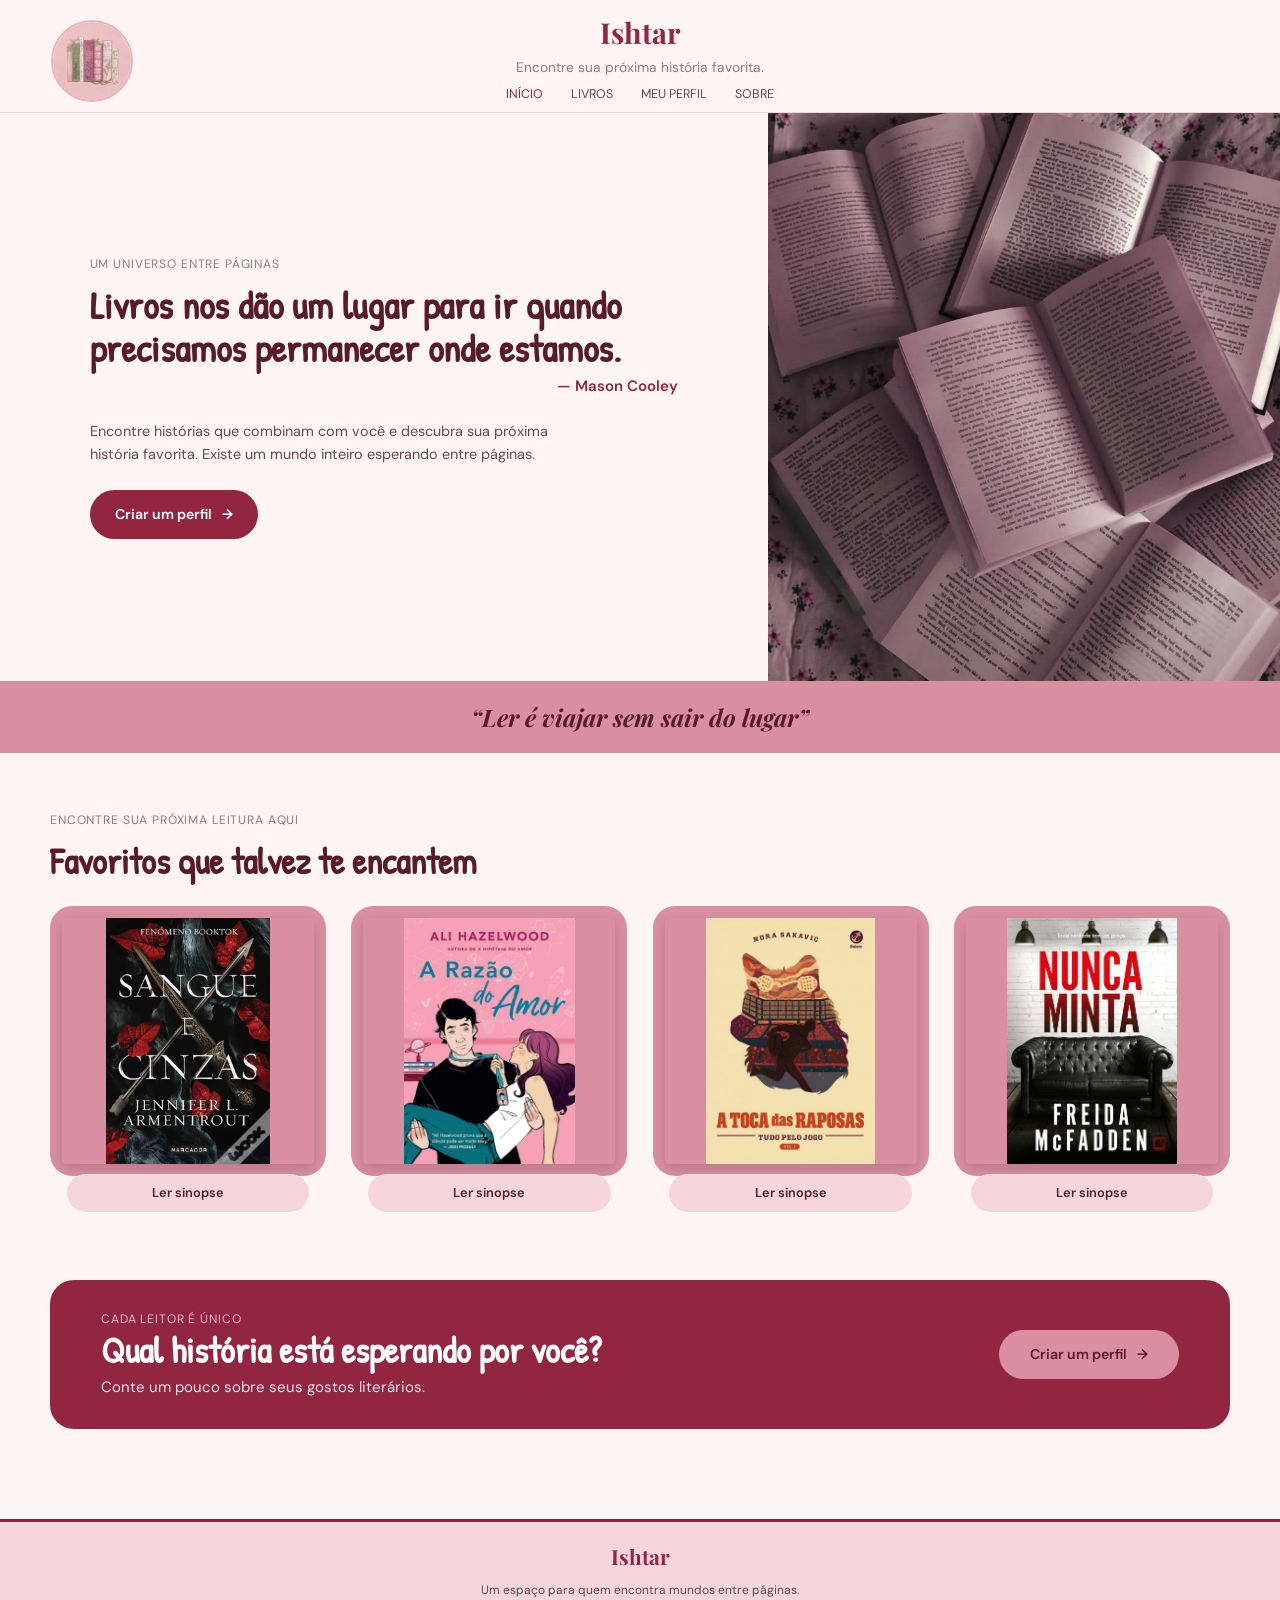
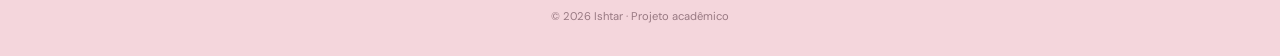
<file: index.html>
<!DOCTYPE html>
<html lang="pt-BR">
<head>
  <meta charset="UTF-8">
  <meta name="viewport" content="width=device-width, initial-scale=1.0">
  <meta name="description" content="Ishtar: encontre sua próxima história favorita.">
  <title>Ishtar | Seu universo literário</title>
  <link rel="preconnect" href="https://fonts.googleapis.com">
  <link rel="preconnect" href="https://fonts.gstatic.com" crossorigin>
  <link href="https://fonts.googleapis.com/css2?family=DM+Sans:wght@400;500;600;700&family=Playfair+Display:wght@500;600;700&family=Patrick+Hand:wght@400;700&display=swap" rel="stylesheet">
  <link rel="stylesheet" href="style.css">
  <script src="script.js" defer></script>
</head>
<body>
  <header class="site-header">
    <a class="brand-mark" href="index.html" aria-label="Ishtar, página inicial">
      <img src="logo.jpg" alt="Ilustração de livros botânicos">
    </a>
    <div class="brand-copy">
      <a class="brand-name" href="index.html">Ishtar</a>
      <p>Encontre sua próxima história favorita.</p>
    </div>
    <button class="menu-toggle" aria-label="Abrir menu" aria-expanded="false">☰</button>
    <nav class="main-nav" aria-label="Menu principal">
      <a href="index.html" aria-current="page">Início</a>
      <a href="#livros">Livros</a>
      <a href="form.html">Meu perfil</a>
      <a href="about.html">Sobre</a>
    </nav>
  </header>

  <main>
    <section class="hero">
      <div class="hero-copy">
        <p class="eyebrow">Um universo entre páginas</p>
        <h1>Livros nos dão um lugar para ir quando precisamos permanecer onde estamos.</h1>
        <p class="quote-author">— Mason Cooley</p>
        <p class="hero-description">Encontre histórias que combinam com você e descubra sua próxima história favorita. Existe um mundo inteiro esperando entre páginas.</p>
        <a class="button button-primary" href="form.html">Criar um perfil <span aria-hidden="true">→</span></a>
      </div>
      <div class="hero-image">
        <img src="livros-destaque.jpg" alt="Livros abertos em um ambiente rosado">
      </div>
    </section>

    <div class="quote-band">
      <p>“Ler é viajar sem sair do lugar”</p>
    </div>

    <section class="books-section section-wrap" id="livros">
      <p class="eyebrow">Encontre sua próxima leitura aqui</p>
      <h2>Favoritos que talvez te encantem</h2>
      <div class="book-grid">
        <article class="book-card">
          <div class="book-cover"><img src="sangue-e-cinzas.jpg" alt="Capa do livro Sangue e Cinzas"></div>
          <button class="button button-soft synopsis-button" data-title="Sangue e Cinzas" data-synopsis="Uma fantasia repleta de mistérios, escolhas difíceis e segredos que podem mudar tudo. Ideal para quem gosta de mundos intensos e reviravoltas.">Ler sinopse</button>
        </article>
        <article class="book-card">
          <div class="book-cover"><img src="a-razao-do-amor.jpg" alt="Capa do livro A Razão do Amor"></div>
          <button class="button button-soft synopsis-button" data-title="A Razão do Amor" data-synopsis="Uma comédia romântica que mistura ciência, convivência inesperada e sentimentos que desafiam qualquer hipótese.">Ler sinopse</button>
        </article>
        <article class="book-card">
          <div class="book-cover"><img src="a-toca-das-raposas.jpg" alt="Capa do livro A Toca das Raposas"></div>
          <button class="button button-soft synopsis-button" data-title="A Toca das Raposas" data-synopsis="Uma história de competição, lealdade e personagens complexos, perfeita para quem procura uma leitura intensa.">Ler sinopse</button>
        </article>
        <article class="book-card">
          <div class="book-cover"><img src="nunca-minta.jpg" alt="Capa do livro Nunca Minta"></div>
          <button class="button button-soft synopsis-button" data-title="Nunca Minta" data-synopsis="Um suspense psicológico cheio de segredos e pistas inquietantes, feito para quem gosta de tentar desvendar o mistério antes do final.">Ler sinopse</button>
        </article>
      </div>
      <div class="synopsis-panel" id="synopsis-panel" hidden aria-live="polite">
        <button class="close-panel" type="button" aria-label="Fechar sinopse">×</button>
        <p class="eyebrow">Uma espiadinha na história</p>
        <h3 id="synopsis-title"></h3>
        <p id="synopsis-text"></p>
      </div>
    </section>

    <section class="profile-cta section-wrap">
      <div>
        <p class="eyebrow eyebrow-light">Cada leitor é único</p>
        <h2>Qual história está esperando por você?</h2>
        <p>Conte um pouco sobre seus gostos literários.</p>
      </div>
      <a class="button button-pale" href="form.html">Criar um perfil <span aria-hidden="true">→</span></a>
    </section>
  </main>

  <footer class="site-footer">
    <a class="footer-title" href="index.html">Ishtar</a>
    <p>Um espaço para quem encontra mundos entre páginas.</p>
    <p class="copyright">© 2026 Ishtar · Projeto acadêmico</p>
    <div class="footer-bottom">
  <dialog class="synopsis-dialog" id="synopsis-dialog">
    <button class="close-dialog" aria-label="Fechar" type="button">×</button>
    <p class="eyebrow">Uma espiadinha na história</p>
    <h2 id="dialog-title"></h2>
    <p id="dialog-text"></p>
  </dialog>
</body>
</html>
</file>
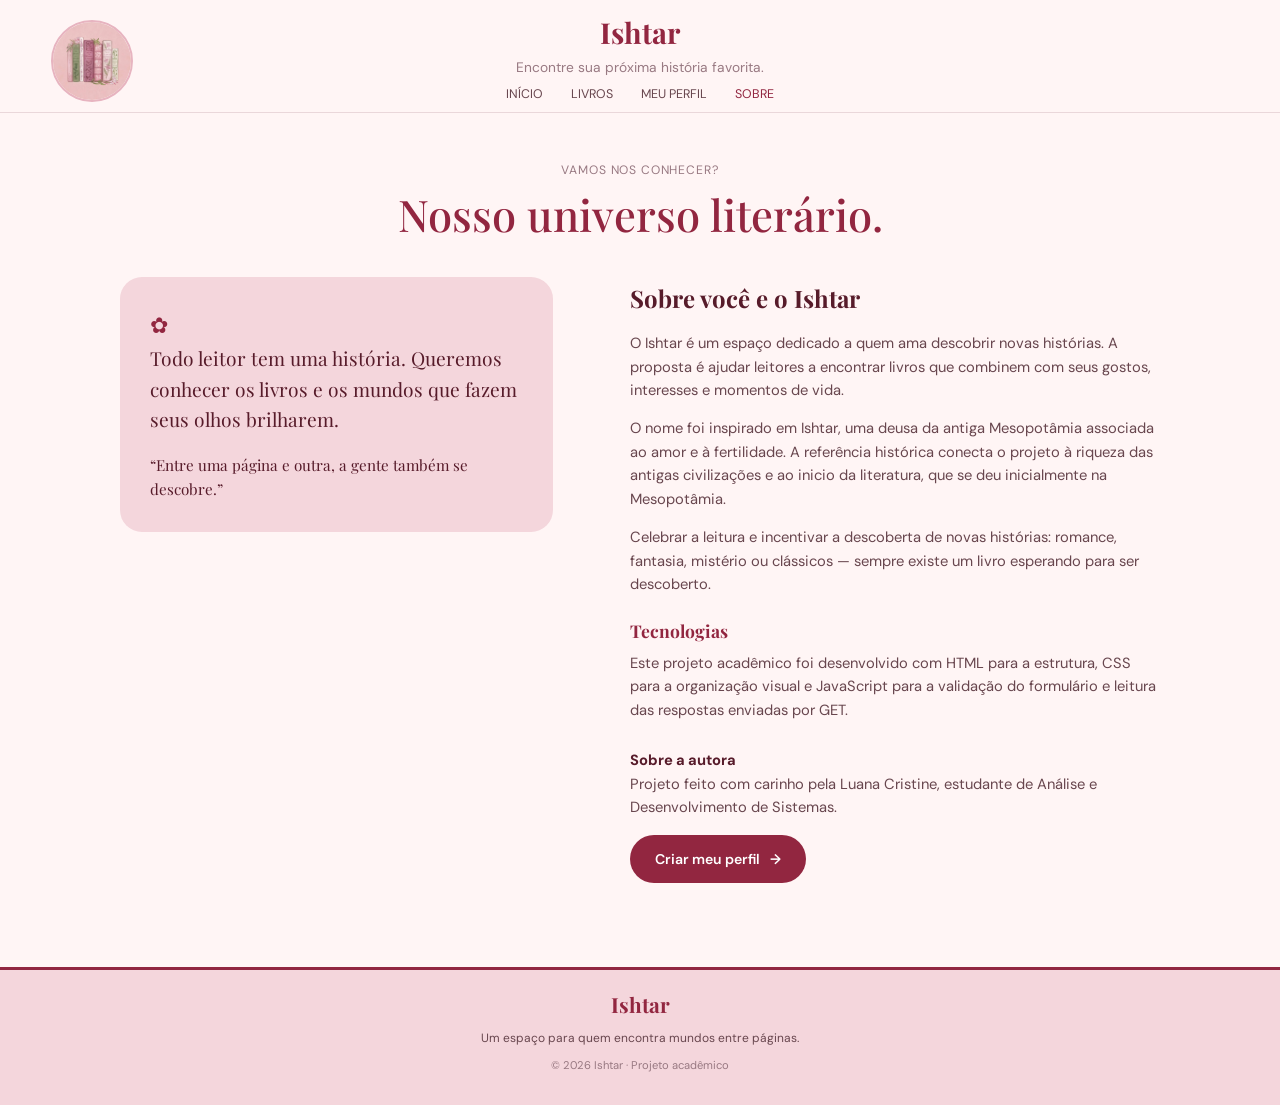
<file: about.html>
<!DOCTYPE html>
<html lang="pt-BR">
<head>
  <meta charset="UTF-8">
  <meta name="viewport" content="width=device-width, initial-scale=1.0">
  <title>Sobre | Ishtar</title>
  <link rel="preconnect" href="https://fonts.googleapis.com">
  <link href="https://fonts.googleapis.com/css2?family=DM+Sans:wght@400;500;600;700&family=Playfair+Display:wght@500;600;700&family=Patrick+Hand:wght@400;700&display=swap" rel="stylesheet">
  <link rel="stylesheet" href="style.css">
  <script src="script.js" defer></script>
</head>
<body>
  <header class="site-header">
    <a class="brand-mark" href="index.html" aria-label="Ishtar, página inicial"><img src="logo.jpg" alt="Ilustração de livros botânicos"></a>
    <div class="brand-copy"><a class="brand-name" href="index.html">Ishtar</a><p>Encontre sua próxima história favorita.</p></div>
    <button class="menu-toggle" aria-label="Abrir menu" aria-expanded="false">☰</button>
    <nav class="main-nav" aria-label="Menu principal"><a href="index.html">Início</a><a href="index.html#livros">Livros</a><a href="form.html">Meu perfil</a><a href="about.html" aria-current="page">Sobre</a></nav>
  </header>
  <main class="about-page section-wrap">
    <div class="about-heading"><p class="eyebrow">Vamos nos conhecer?</p><h1>Nosso universo literário.</h1></div>
    <div class="about-grid">
      <section class="about-note">
        <span class="small-flower" aria-hidden="true">✿</span>
        <p>Todo leitor tem uma história. Queremos conhecer os livros e os mundos que fazem seus olhos brilharem.</p>
        <p class="about-quote">“Entre uma página e outra, a gente também se descobre.”</p>
      </section>
      <section class="about-details">
        <h2>Sobre você e o Ishtar</h2>
        <p>O Ishtar é um espaço dedicado a quem ama descobrir novas histórias. A proposta é ajudar leitores a encontrar livros que combinem com seus gostos, interesses e momentos de vida.</p>
        <p>O nome foi inspirado em Ishtar, uma deusa da antiga Mesopotâmia associada ao amor e à fertilidade. A referência histórica conecta o projeto à riqueza das antigas civilizações e ao inicio da literatura, que se deu inicialmente na Mesopotâmia.</p>
        <p>Celebrar a leitura e incentivar a descoberta de novas histórias: romance, fantasia, mistério ou clássicos — sempre existe um livro esperando para ser descoberto.</p>
        <h3>Tecnologias</h3>
        <p>Este projeto acadêmico foi desenvolvido com HTML para a estrutura, CSS para a organização visual e JavaScript para a validação do formulário e leitura das respostas enviadas por GET.</p>
        <p class="author-credit"><strong>Sobre a autora</strong><br>Projeto feito com carinho pela <span>Luana Cristine</span>, estudante de Análise e Desenvolvimento de Sistemas.</p>
        <a class="button button-primary" href="form.html">Criar meu perfil <span aria-hidden="true">→</span></a>
      </section>
    </div>
  </main>
  <footer class="site-footer compact-footer"><a class="footer-title" href="index.html">Ishtar</a><p>Um espaço para quem encontra mundos entre páginas.</p><p class="copyright">© 2026 Ishtar · Projeto acadêmico</p><div class="footer-bottom">
</file>
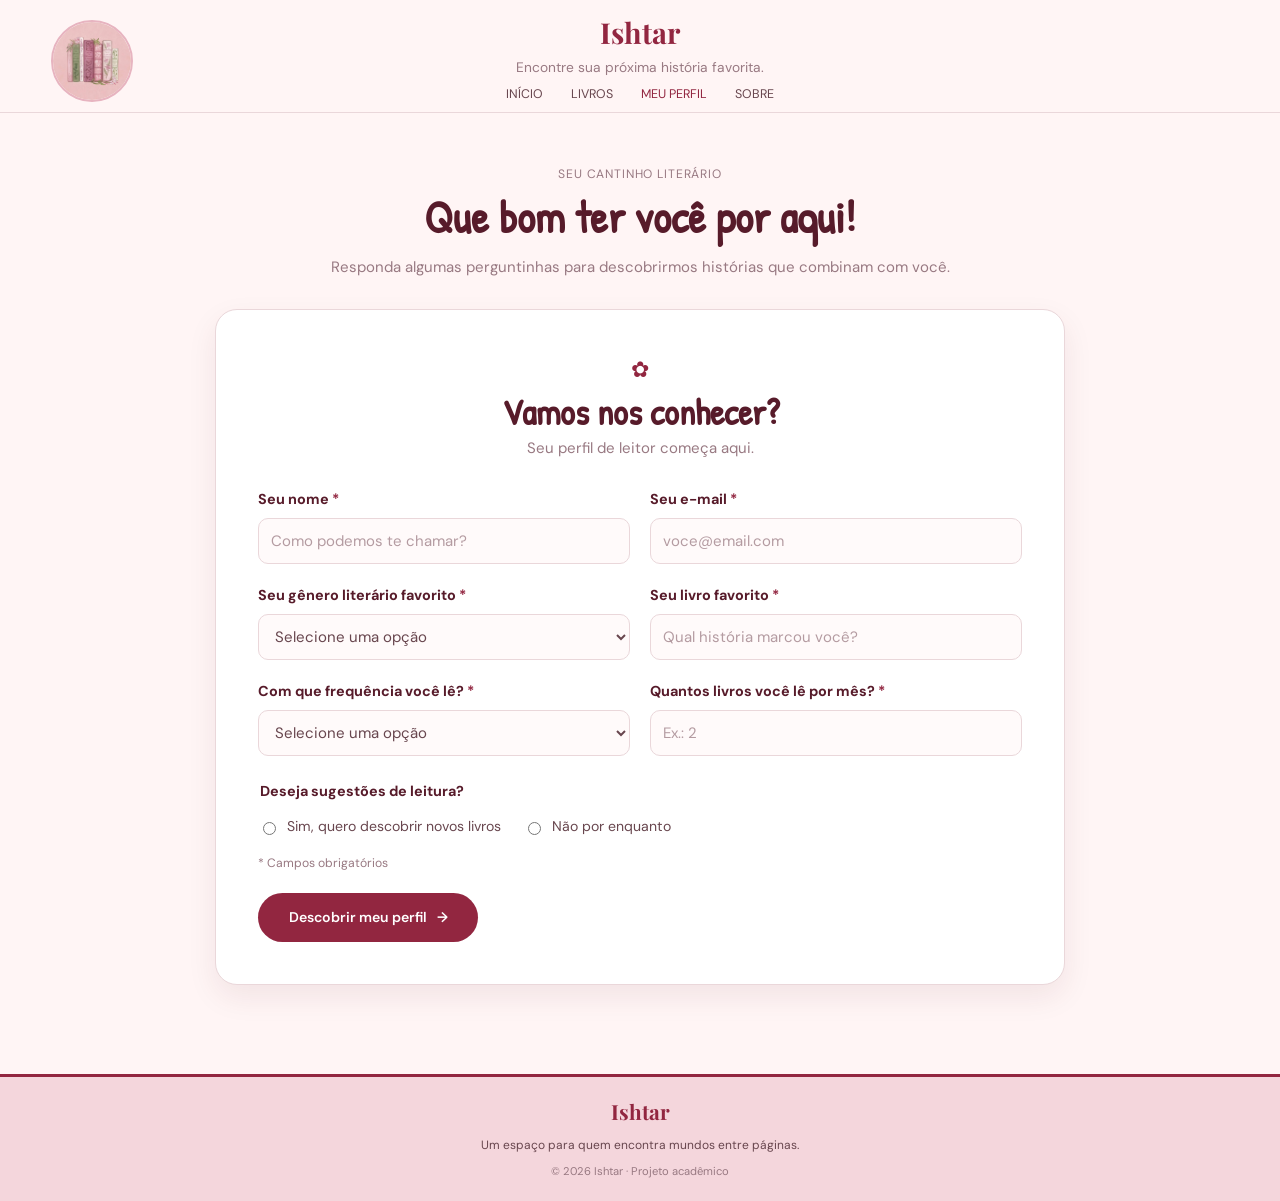
<file: form.html>
<!DOCTYPE html>
<html lang="pt-BR">
<head>
  <meta charset="UTF-8">
  <meta name="viewport" content="width=device-width, initial-scale=1.0">
  <title>Meu perfil | Ishtar</title>
  <link rel="preconnect" href="https://fonts.googleapis.com">
  <link href="https://fonts.googleapis.com/css2?family=DM+Sans:wght@400;500;600;700&family=Playfair+Display:wght@500;600;700&family=Patrick+Hand:wght@400;700&display=swap" rel="stylesheet">
  <link rel="stylesheet" href="style.css">
  <script src="script.js" defer></script>
</head>
<body>
  <header class="site-header">
    <a class="brand-mark" href="index.html" aria-label="Ishtar, página inicial"><img src="logo.jpg" alt="Ilustração de livros botânicos"></a>
    <div class="brand-copy"><a class="brand-name" href="index.html">Ishtar</a><p>Encontre sua próxima história favorita.</p></div>
    <button class="menu-toggle" aria-label="Abrir menu" aria-expanded="false">☰</button>
    <nav class="main-nav" aria-label="Menu principal"><a href="index.html">Início</a><a href="index.html#livros">Livros</a><a href="form.html" aria-current="page">Meu perfil</a><a href="about.html">Sobre</a></nav>
  </header>
  <main class="inner-page section-wrap">
    <div class="page-heading">
      <p class="eyebrow">Seu cantinho literário</p>
      <h1>Que bom ter você por aqui!</h1>
      <p>Responda algumas perguntinhas para descobrirmos histórias que combinam com você.</p>
    </div>
    <form class="reader-form" id="reader-form" action="formAction.html" method="get">
      <div class="form-intro"><span class="small-flower" aria-hidden="true">✿</span><h2>Vamos nos conhecer?</h2><p>Seu perfil de leitor começa aqui.</p></div>
      <div class="form-grid">
        <div class="form-field">
          <label for="nome">Seu nome <span>*</span></label>
          <input id="nome" name="nome" type="text" placeholder="Como podemos te chamar?" minlength="2" maxlength="60" required>
        </div>
        <div class="form-field">
          <label for="email">Seu e-mail <span>*</span></label>
          <input id="email" name="email" type="email" placeholder="voce@email.com" required>
        </div>
        <div class="form-field">
          <label for="genero">Seu gênero literário favorito <span>*</span></label>
          <select id="genero" name="genero" required>
            <option value="">Selecione uma opção</option>
            <option>Romance</option><option>Fantasia</option><option>Suspense e mistério</option>
            <option>Ficção científica</option><option>Clássicos</option><option>Biografia</option>
            <option>Autoajuda</option><option>Outro</option>
          </select>
        </div>
        <div class="form-field">
          <label for="livro">Seu livro favorito <span>*</span></label>
          <input id="livro" name="livro" type="text" placeholder="Qual história marcou você?" minlength="1" maxlength="100" required>
        </div>
        <div class="form-field">
          <label for="frequencia">Com que frequência você lê? <span>*</span></label>
          <select id="frequencia" name="frequencia" required>
            <option value="">Selecione uma opção</option>
            <option>Todos os dias</option><option>Algumas vezes por semana</option>
            <option>Algumas vezes por mês</option><option>Raramente</option>
          </select>
        </div>
        <div class="form-field">
          <label for="quantidade">Quantos livros você lê por mês? <span>*</span></label>
          <input id="quantidade" name="quantidade" type="number" min="0" max="100" step="1" placeholder="Ex.: 2" required>
        </div>
      </div>
      <fieldset class="checkbox-field">
        <legend>Deseja sugestões de leitura?</legend>
        <label class="checkbox-label"><input type="radio" name="sugestoes" value="Sim" required> Sim, quero descobrir novos livros</label>
        <label class="checkbox-label"><input type="radio" name="sugestoes" value="Não"> Não por enquanto</label>
      </fieldset>
      <p class="required-note">* Campos obrigatórios</p>
      <button class="button button-primary form-submit" type="submit">Descobrir meu perfil <span aria-hidden="true">→</span></button>
    </form>
  </main>
  <footer class="site-footer compact-footer"><a class="footer-title" href="index.html">Ishtar</a><p>Um espaço para quem encontra mundos entre páginas.</p><p class="copyright">© 2026 Ishtar · Projeto acadêmico</p>
</file>
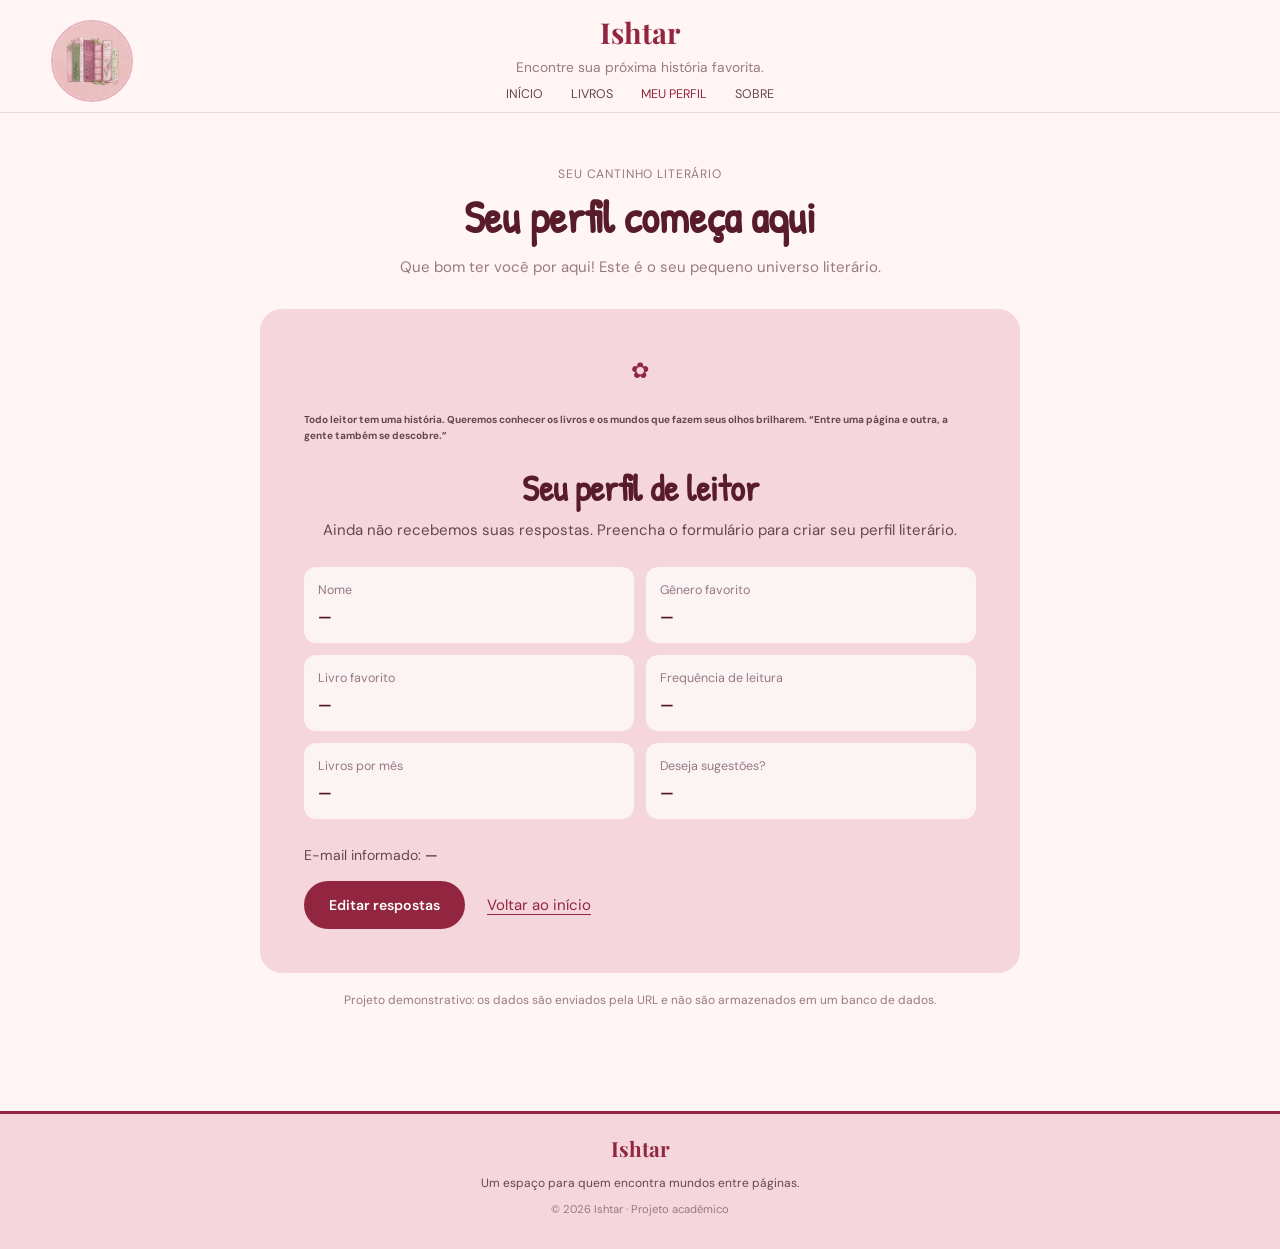
<file: formAction.html>
<!DOCTYPE html>
<html lang="pt-BR">
<head>
  <meta charset="UTF-8">
  <meta name="viewport" content="width=device-width, initial-scale=1.0">
  <title>Seu perfil literário | Ishtar</title>
  <link rel="preconnect" href="https://fonts.googleapis.com">
  <link href="https://fonts.googleapis.com/css2?family=DM+Sans:wght@400;500;600;700&family=Playfair+Display:wght@500;600;700&family=Patrick+Hand:wght@400;700&display=swap" rel="stylesheet">
  <link rel="stylesheet" href="style.css">
  <script src="script.js" defer></script>
  <script src="result.js" defer></script>
</head>
<body>
  <header class="site-header">
    <a class="brand-mark" href="index.html" aria-label="Ishtar, página inicial"><img src="logo.jpg" alt="Ilustração de livros botânicos"></a>
    <div class="brand-copy"><a class="brand-name" href="index.html">Ishtar</a><p>Encontre sua próxima história favorita.</p></div>
    <button class="menu-toggle" aria-label="Abrir menu" aria-expanded="false">☰</button>
    <nav class="main-nav" aria-label="Menu principal"><a href="index.html">Início</a><a href="index.html#livros">Livros</a><a href="form.html" aria-current="page">Meu perfil</a><a href="about.html">Sobre</a></nav>
  </header>
  <main class="inner-page section-wrap result-page">
    <div class="page-heading"><p class="eyebrow">Seu cantinho literário</p><h1 id="greeting">Seu perfil de leitor</h1><p>Que bom ter você por aqui! Este é o seu pequeno universo literário.</p></div>
    <section class="profile-result" aria-live="polite">
      <span class="small-flower" aria-hidden="true">✿</span>
     <H6> Todo leitor tem uma história.
Queremos conhecer os livros e os mundos que fazem seus olhos brilharem.

“Entre uma página e outra, a gente também se descobre.” </H6>
      <h2>Seu perfil de leitor</h2>
      <p class="result-intro" id="result-message">Cada leitor tem uma história. Vamos descobrir a sua.</p>
      <dl class="result-list">
        <div><dt>Nome</dt><dd id="result-nome">—</dd></div>
        <div><dt>Gênero favorito</dt><dd id="result-genero">—</dd></div>
        <div><dt>Livro favorito</dt><dd id="result-livro">—</dd></div>
        <div><dt>Frequência de leitura</dt><dd id="result-frequencia">—</dd></div>
        <div><dt>Livros por mês</dt><dd id="result-quantidade">—</dd></div>
        <div><dt>Deseja sugestões?</dt><dd id="result-sugestoes">—</dd></div>
      </dl>
      <p class="result-email">E-mail informado: <span id="result-email">—</span></p>
      <div class="result-actions"><a class="button button-primary" href="form.html">Editar respostas</a><a class="text-link" href="index.html">Voltar ao início</a></div>
    </section>
    <p class="privacy-note">Projeto demonstrativo: os dados são enviados pela URL e não são armazenados em um banco de dados.</p>
  </main>
  <footer class="site-footer compact-footer"><a class="footer-title" href="index.html">Ishtar</a><p>Um espaço para quem encontra mundos entre páginas.</p><p class="copyright">© 2026 Ishtar · Projeto acadêmico</p><div class="footer-bottom">
</body>
</html>
</file>
<file: style.css>
@charset "UTF-8";

:root {
  --rosa-fundo: #fff5f5;
  --rosa-claro: #f4d6dc;
  --rosa-medio: #d98fa1;
  --rosa-escuro: #c8798d;
  --bordo: #922640;
  --vinho: #571b2a;
  --marrom: #68464e;
  --texto-suave: #987982;
  --branco: #ffffff;
  --borda: #ead7da;
  --sombra: 0 12px 30px #571b2a14;
}

* { box-sizing: border-box; }
html { scroll-behavior: smooth; }
body {
  margin: 0;
  background: var(--rosa-fundo);
  color: var(--marrom);
  font-family: "DM Sans", Arial, sans-serif;
  font-size: 15px;
  line-height: 1.6;
}
img { display: block; max-width: 100%; }
a { color: inherit; text-decoration: none; }
button, input, select { font: inherit; }
button, a { -webkit-tap-highlight-color: transparent; }
h1, h2, h3, p { margin-top: 0; }
h1, h2, h3 { color: var(--vinho); }
h1, h2 { font-family: "Patrick Hand", "Playfair Display", Georgia, serif; line-height: 1.12; }
h1 { font-size: clamp(2rem, 3.4vw, 3.2rem); }
h2 { font-size: clamp(1.7rem, 2.8vw, 2.4rem); }
h3 { font-family: "Playfair Display", Georgia, serif; }
:focus-visible { outline: 3px solid var(--rosa-escuro); outline-offset: 3px; }

.site-header {
  min-height: 112px;
  padding: 10px clamp(18px, 4vw, 58px) 0;
  display: grid;
  grid-template-columns: 100px 1fr 100px;
  grid-template-rows: 68px 34px;
  align-items: center;
  border-bottom: 1px solid var(--borda);
  position: relative;
  background: rgba(255, 245, 245, .96);
  z-index: 5;
}
.brand-mark { grid-column: 1; grid-row: 1 / 3; width: 82px; height: 82px; border-radius: 50%; overflow: hidden; border: 2px solid #e7b4c0; background: var(--rosa-claro); }
.brand-mark img { width: 100%; height: 100%; object-fit: cover; }
.brand-copy { grid-column: 2; grid-row: 1; text-align: center; align-self: end; }
.brand-name { font-family: "Playfair Display", Georgia, serif; font-weight: 700; font-size: 1.8rem; color: var(--bordo); line-height: 1.1; }
.brand-copy p { margin: 5px 0 0; color: var(--texto-suave); font-size: .86rem; }
.main-nav { grid-column: 2; grid-row: 2; display: flex; justify-content: center; align-items: center; gap: 28px; font-size: .78rem; text-transform: uppercase; }
.main-nav a, .footer-bottom nav a { transition: color .2s ease; }
.main-nav a:hover, .main-nav a[aria-current="page"], .footer-bottom nav a:hover { color: var(--bordo); }
.menu-toggle { display: none; }

.hero { display: grid; grid-template-columns: 1.2fr .8fr; min-height: 420px; }
.hero-copy { padding: 42px clamp(28px, 7vw, 110px); display: flex; flex-direction: column; align-items: flex-start; justify-content: center; }
.eyebrow { margin: 0 0 10px; color: var(--texto-suave); font-size: .76rem; letter-spacing: .07em; text-transform: uppercase; }
.hero h1 { max-width: 650px; margin-bottom: 4px; font-size: clamp(2rem, 3vw, 3rem); }
.quote-author { width: 100%; text-align: right; color: var(--bordo); font-weight: 600; margin-bottom: 22px; }
.hero-description { max-width: 490px; font-size: .9rem; color: var(--marrom); margin-bottom: 24px; }
.hero-image { min-height: 420px; overflow: hidden; }
.hero-image img { width: 100%; height: 100%; object-fit: cover; object-position: center; }
.button { display: inline-flex; justify-content: center; align-items: center; gap: 10px; border: 0; border-radius: 999px; padding: 13px 25px; cursor: pointer; font-size: .88rem; font-weight: 600; text-align: center; transition: transform .2s ease, background .2s ease, box-shadow .2s ease; }
.button:hover { transform: translateY(-2px); box-shadow: 0 7px 16px rgba(87, 27, 42, .14); }
.button-primary { color: var(--branco); background: var(--bordo); }
.button-primary:hover { background: var(--vinho); }
.button-soft { color: var(--vinho); background: var(--rosa-claro); }
.button-soft:hover { background: #edc1cb; }
.button-pale { color: var(--vinho); background: var(--rosa-medio); min-width: 180px; }
.button-pale:hover { background: #e5a4b3; }
.quote-band { background: var(--rosa-medio); color: var(--vinho); text-align: center; padding: 17px 20px; }
.quote-band p { margin: 0; font-family: "Playfair Display", Georgia, serif; font-size: clamp(1.1rem, 2vw, 1.5rem); font-weight: 700; font-style: italic; }

.section-wrap { width: min(1180px, calc(100% - 64px)); margin-inline: auto; }
.books-section { padding-top: 58px; padding-bottom: 48px; }
.books-section h2 { margin-bottom: 25px; }
.book-grid { display: grid; grid-template-columns: repeat(4, minmax(0, 1fr)); gap: clamp(14px, 2vw, 28px); }
.book-card { min-width: 0; text-align: center; }
.book-cover { height: 270px; padding: 12px; border-radius: 22px; background: var(--rosa-medio); overflow: hidden; }
.book-cover img { width: 100%; height: 100%; object-fit: contain; border-radius: 4px; box-shadow: 0 5px 12px rgba(50, 20, 25, .18); }
.book-card .button { width: 88%; margin-top: -2px; position: relative; padding: 9px 12px; font-size: .8rem; }
.synopsis-panel { position: relative; margin: 30px auto 0; max-width: 760px; padding: 28px; border-radius: 18px; background: var(--rosa-claro); }
.synopsis-panel h3 { margin-bottom: 10px; }
.synopsis-panel p:last-child { margin-bottom: 0; }
.close-panel { position: absolute; top: 10px; right: 14px; border: 0; background: transparent; color: var(--vinho); font-size: 1.6rem; cursor: pointer; }
.profile-cta { margin-top: 20px; margin-bottom: 90px; background: var(--bordo); color: var(--branco); border-radius: 24px; padding: 30px clamp(24px, 4vw, 52px); display: flex; align-items: center; justify-content: space-between; gap: 24px; }
.profile-cta h2 { color: var(--branco); margin-bottom: 5px; }
.profile-cta p { margin-bottom: 0; color: #f8dfe5; }
.profile-cta .eyebrow { color: #e9b8c5; }
.site-footer { background: var(--rosa-claro); border-top: 3px solid var(--bordo); padding: 18px clamp(18px, 4vw, 55px) 12px; text-align: center; }
.footer-title { font-family: "Playfair Display", Georgia, serif; font-weight: 700; font-size: 1.3rem; color: var(--bordo); }
.site-footer > p { font-size: .75rem; margin: 8px 0; }
.site-footer .copyright { color: var(--texto-suave); font-size: .7rem; }
.footer-bottom { margin-top: 18px; display: flex; justify-content: space-between; align-items: center; gap: 20px; text-align: left; }
.footer-logo { display: flex; align-items: center; gap: 12px; color: var(--vinho); font-family: "Playfair Display", Georgia, serif; font-size: 1.8rem; font-weight: 700; }
.footer-logo img { width: 72px; height: 72px; border-radius: 50%; object-fit: cover; border: 1px solid #e6b3c0; }
.footer-bottom nav { display: flex; flex-wrap: wrap; gap: 22px; font-size: .78rem; }
.compact-footer { margin-top: 64px; }

.inner-page { padding-top: 52px; padding-bottom: 25px; }
.page-heading { max-width: 760px; text-align: center; margin: 0 auto 30px; }
.page-heading h1 { margin-bottom: 12px; }
.page-heading > p:last-child { color: var(--texto-suave); }
.reader-form { max-width: 850px; margin: 0 auto; padding: clamp(22px, 4vw, 42px); background: var(--branco); border-radius: 22px; box-shadow: var(--sombra); border: 1px solid var(--borda); }
.form-intro { text-align: center; margin-bottom: 28px; }
.small-flower { display: inline-block; color: var(--bordo); font-size: 1.4rem; }
.form-intro h2 { margin: 4px 0; }
.form-intro p { color: var(--texto-suave); margin-bottom: 0; }
.form-grid { display: grid; grid-template-columns: repeat(2, minmax(0, 1fr)); gap: 20px; }
.form-field { display: flex; flex-direction: column; gap: 7px; }
.form-field label, .checkbox-field legend { color: var(--vinho); font-size: .9rem; font-weight: 700; }
.form-field label span { color: var(--bordo); }
.form-field input, .form-field select { width: 100%; min-height: 46px; border: 1px solid var(--borda); border-radius: 10px; padding: 10px 12px; background: #fffafa; color: var(--marrom); }
.form-field input:focus, .form-field select:focus { outline: 2px solid var(--rosa-medio); border-color: var(--rosa-medio); }
.form-field input::placeholder { color: #b49ba1; }
.checkbox-field { border: 0; margin: 24px 0 8px; padding: 0; }
.checkbox-field legend { margin-bottom: 12px; }
.checkbox-label { display: inline-flex; align-items: center; gap: 8px; margin: 0 18px 8px 0; font-size: .88rem; }
.checkbox-label input { accent-color: var(--bordo); }
.required-note { color: var(--texto-suave); font-size: .76rem; }
.form-submit { margin-top: 8px; min-width: 220px; }
.about-page { padding-top: 48px; }
.about-heading { text-align: center; margin-bottom: 38px; }
.about-heading h1 { margin-bottom: 0; font-family: "Playfair Display", Georgia, serif; font-weight: 500; color: var(--bordo); }
.about-grid { display: grid; grid-template-columns: .9fr 1.1fr; gap: clamp(26px, 6vw, 85px); align-items: start; max-width: 1040px; margin: 0 auto; }
.about-note { background: var(--rosa-claro); padding: 30px; border-radius: 22px; color: var(--vinho); font-family: "Playfair Display", Georgia, serif; font-size: 1.2rem; }
.about-note > p { margin-bottom: 18px; }
.about-note .about-quote { font-size: .95rem; margin-bottom: 0; }
.about-details { padding: 8px 0 20px; }
.about-details h2 { font-family: "Playfair Display", Georgia, serif; font-size: 1.5rem; }
.about-details h3 { margin: 20px 0 7px; color: var(--bordo); }
.about-details p { font-size: .92rem; }
.author-credit { padding-top: 12px; }
.author-credit strong { color: var(--vinho); }
.result-page { max-width: 980px; }
.profile-result { max-width: 760px; margin: 0 auto; padding: clamp(24px, 4vw, 44px); background: var(--rosa-claro); border-radius: 22px; }
.profile-result > .small-flower, .profile-result > h2, .result-intro { display: block; text-align: center; }
.profile-result h2 { margin: 4px 0 10px; }
.result-intro { color: var(--marrom); }
.result-list { margin: 25px 0; display: grid; grid-template-columns: repeat(2, minmax(0, 1fr)); gap: 12px; }
.result-list div { padding: 14px; border-radius: 12px; background: rgba(255,255,255,.7); }
.result-list dt { color: var(--texto-suave); font-size: .78rem; margin-bottom: 4px; }
.result-list dd { margin: 0; color: var(--vinho); font-weight: 700; overflow-wrap: anywhere; }
.result-email { font-size: .88rem; }
.result-email span { font-weight: 600; }
.result-actions { display: flex; align-items: center; gap: 22px; flex-wrap: wrap; }
.text-link { color: var(--bordo); text-decoration: underline; text-underline-offset: 4px; }
.privacy-note { text-align: center; color: var(--texto-suave); font-size: .75rem; margin-top: 18px; }
.synopsis-dialog { width: min(500px, calc(100% - 32px)); border: 1px solid var(--borda); border-radius: 20px; padding: 34px; background: var(--rosa-fundo); color: var(--marrom); box-shadow: var(--sombra); }
.synopsis-dialog::backdrop { background: rgba(50, 15, 27, .55); }
.synopsis-dialog h2 { margin-bottom: 10px; }
.synopsis-dialog p:last-child { margin-bottom: 0; }
.close-dialog { position: absolute; top: 10px; right: 15px; border: 0; background: transparent; color: var(--vinho); font-size: 1.7rem; cursor: pointer; }

@media (max-width: 800px) {
  .site-header { grid-template-columns: 64px 1fr 44px; grid-template-rows: 65px auto; padding: 8px 18px; }
  .brand-mark { width: 58px; height: 58px; }
  .brand-name { font-size: 1.5rem; }
  .brand-copy p { font-size: .72rem; }
  .menu-toggle { display: block; grid-column: 3; grid-row: 1; justify-self: end; border: 1px solid var(--borda); border-radius: 8px; color: var(--bordo); background: var(--branco); padding: 6px 10px; cursor: pointer; }
  .main-nav { display: none; grid-column: 1 / 4; grid-row: 2; flex-direction: column; gap: 0; align-items: stretch; padding: 8px 0 4px; }
  .main-nav.is-open { display: flex; }
  .main-nav a { padding: 10px; text-align: center; }
  .hero { grid-template-columns: 1fr; }
  .hero-copy { padding: 45px 28px; }
  .hero-image { min-height: 300px; max-height: 390px; }
  .book-grid { grid-template-columns: repeat(2, minmax(0, 1fr)); gap: 24px 16px; }
  .book-cover { height: clamp(210px, 42vw, 300px); }
  .profile-cta { align-items: flex-start; flex-direction: column; margin-bottom: 55px; }
  .footer-bottom { flex-direction: column; text-align: center; }
  .footer-bottom nav { justify-content: center; }
  .about-grid { grid-template-columns: 1fr; }
  .about-note { max-width: none; }
}
@media (max-width: 480px) {
  body { font-size: 14px; }
  .section-wrap { width: calc(100% - 32px); }
  .brand-copy p { max-width: 190px; }
  .hero-copy { padding: 36px 22px; }
  .hero h1 { font-size: 2rem; }
  .hero-image { min-height: 260px; }
  .books-section { padding-top: 38px; }
  .book-grid { gap: 20px 12px; }
  .book-cover { height: 215px; padding: 8px; border-radius: 16px; }
  .book-card .button { width: 94%; font-size: .73rem; padding: 9px 6px; }
  .profile-cta { border-radius: 18px; padding: 24px 20px; }
  .form-grid, .result-list { grid-template-columns: 1fr; }
  .reader-form { padding: 22px 17px; }
  .checkbox-label { display: flex; }
  .result-actions { flex-direction: column; align-items: stretch; }
  .footer-logo { font-size: 1.5rem; }
  .footer-bottom nav { gap: 14px; }
}
</file>
